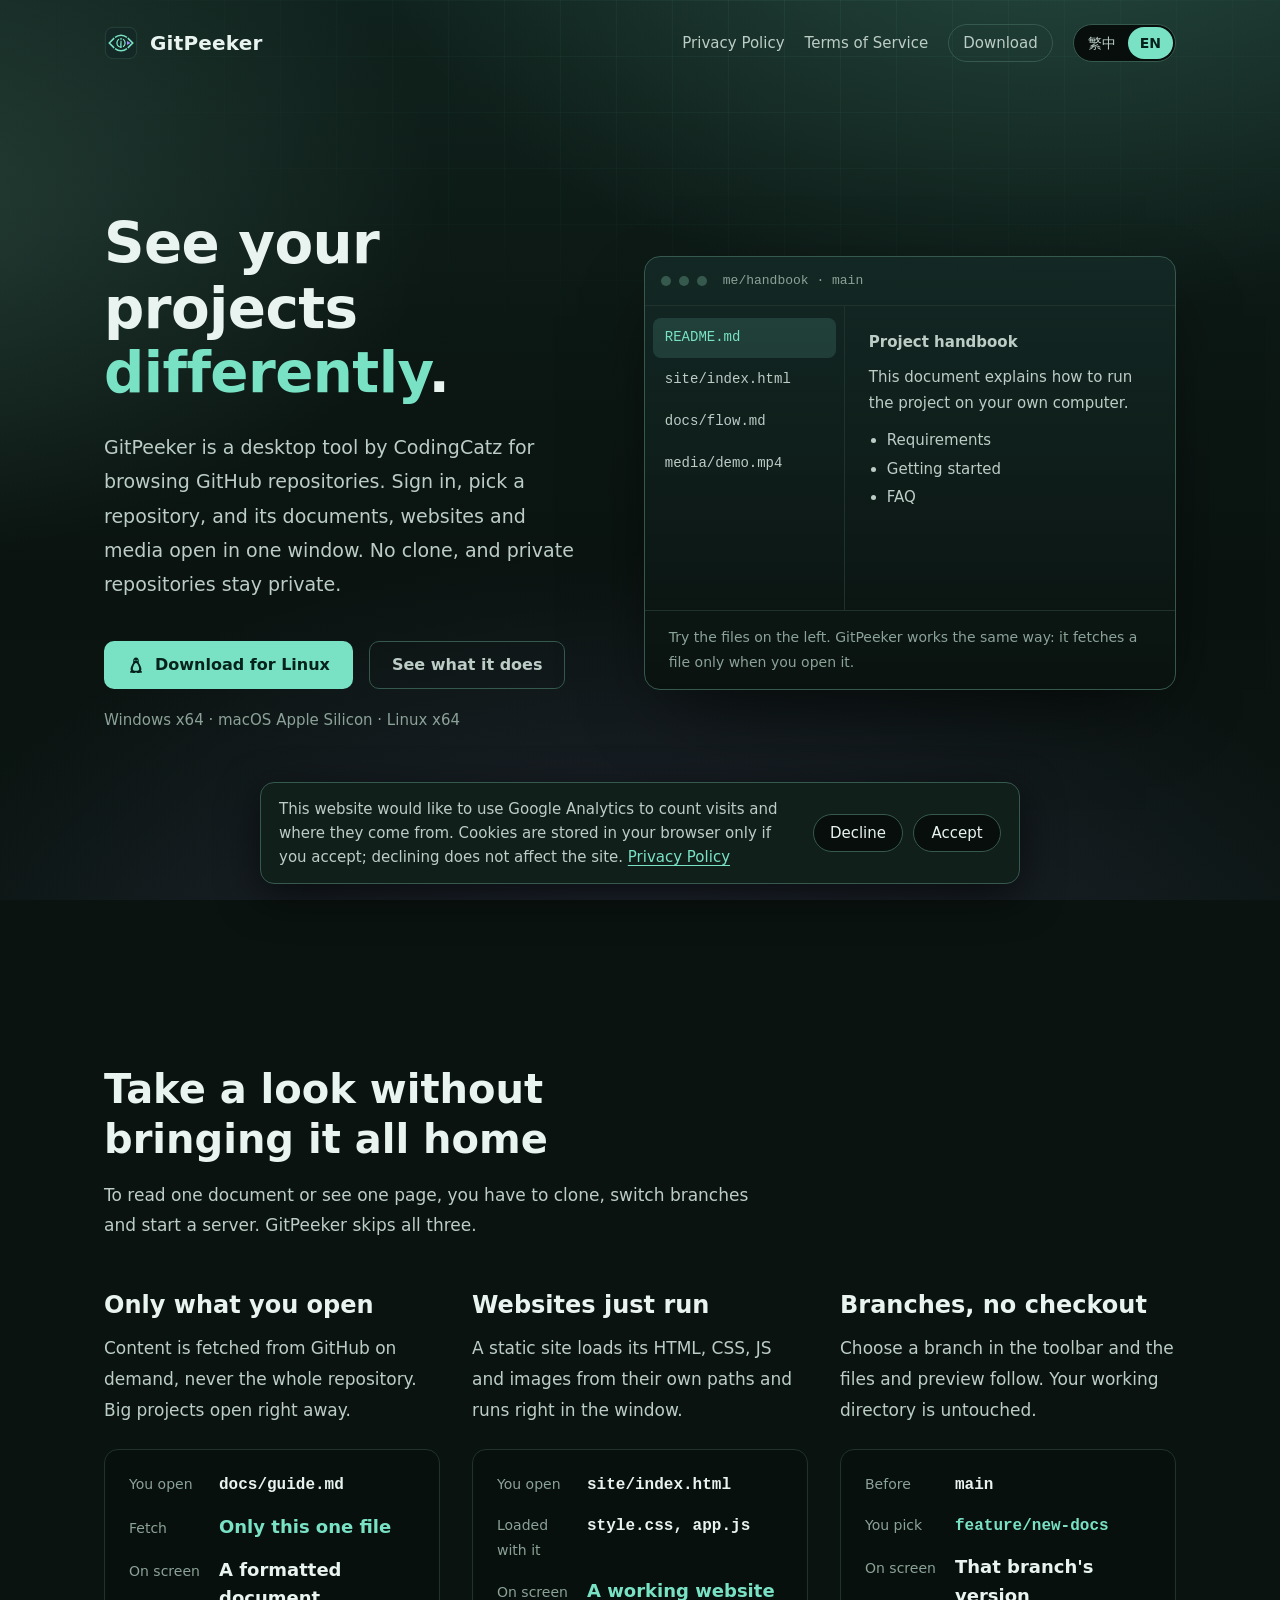
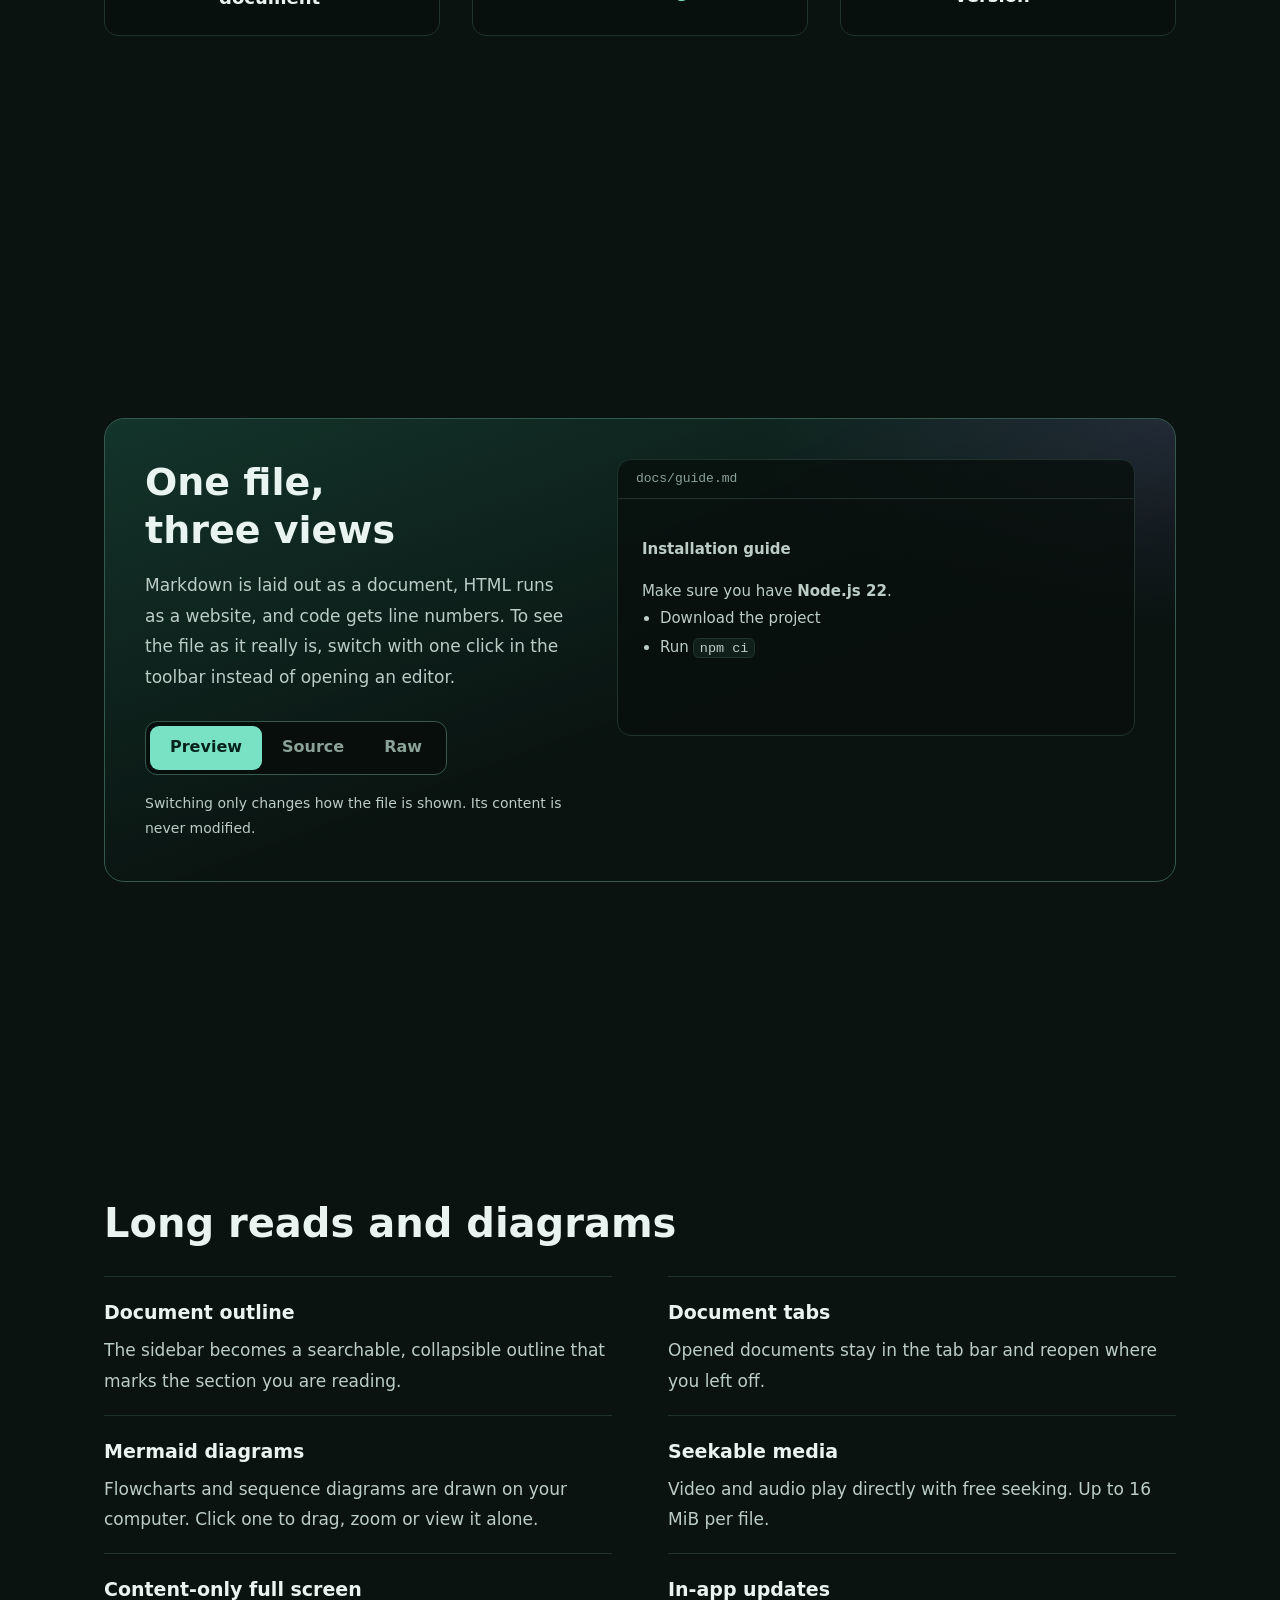
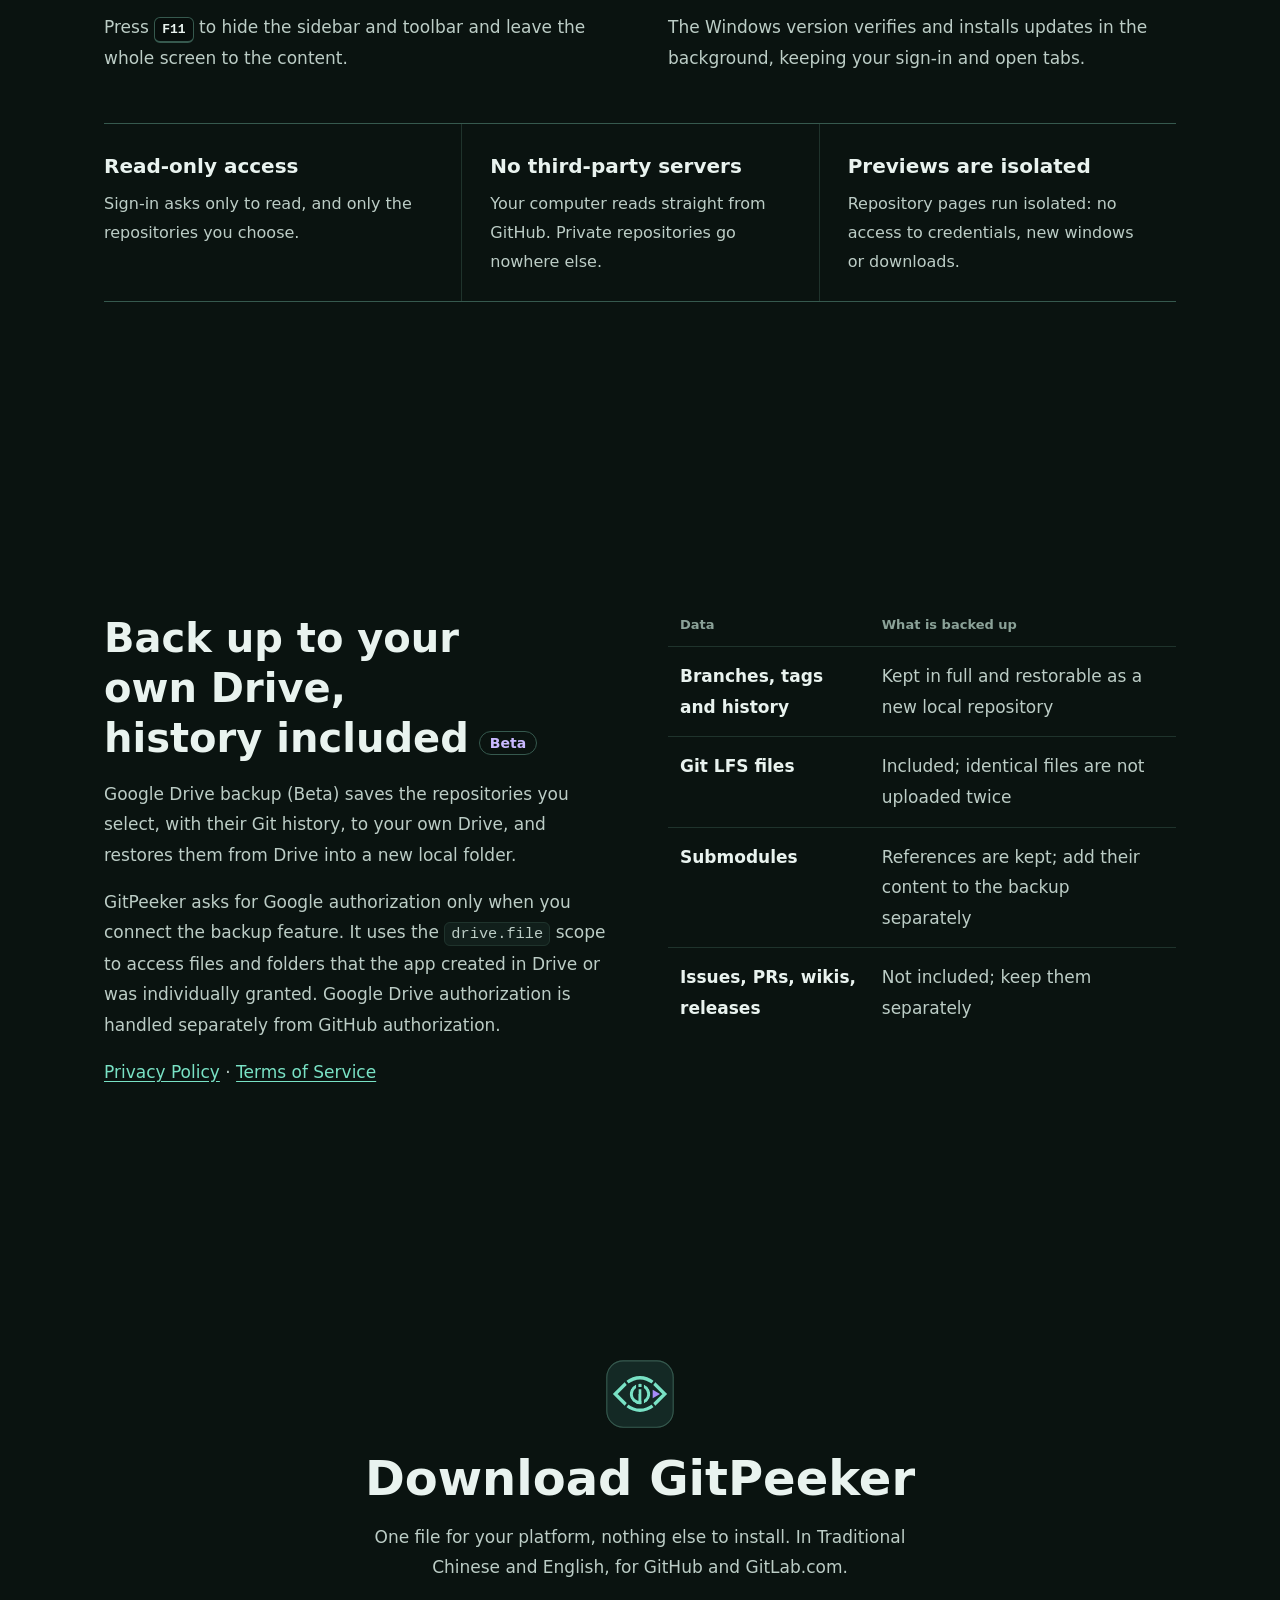
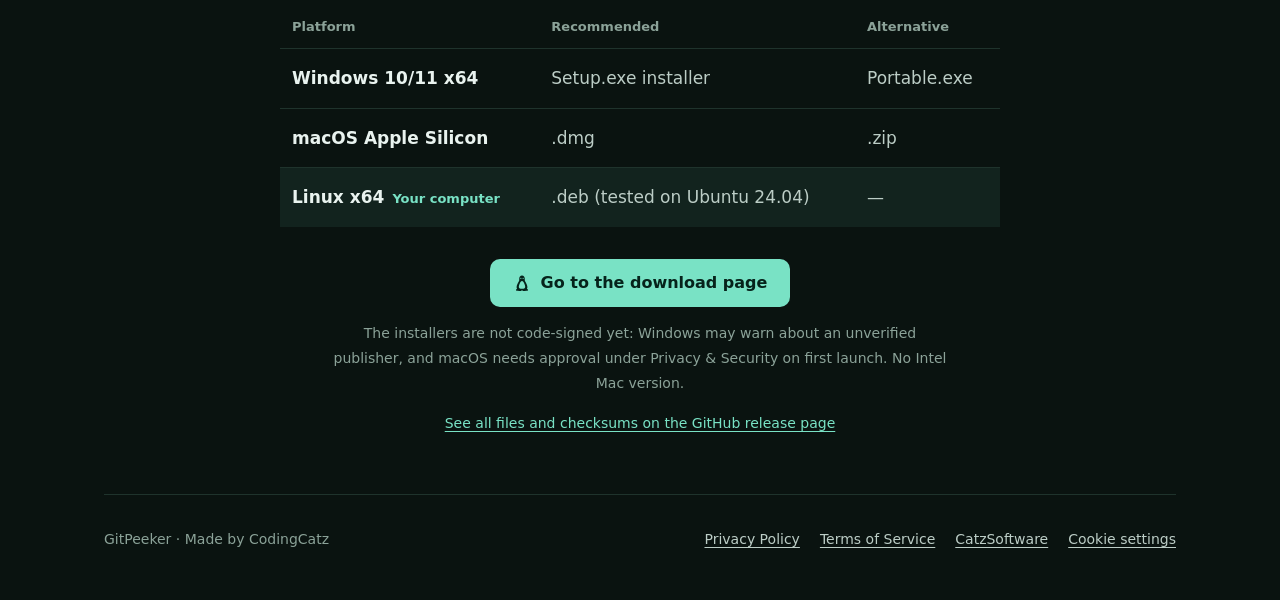
<file: docs/index.html>
<!doctype html>
<html lang="zh-Hant-TW" class="paged">
<head>
<meta charset="utf-8">
<meta name="viewport" content="width=device-width, initial-scale=1">
<title>GitPeeker · CatzSoftware</title>
<meta name="description" content="GitPeeker：不用 clone，就能在同一個桌面視窗預覽 GitHub 儲存庫裡的文件、網站與影音。提供 Windows、macOS 與 Linux 版本，以及 Google Drive 備份說明。">
<meta name="theme-color" content="#0a1310">
<link rel="icon" href="./icon.svg" type="image/svg+xml">
<link rel="stylesheet" href="./style.css">
</head>
<body>
<div class="wrap">
  <main>
    <div class="block block-hero">
      <header class="top">
        <a class="brand" href="./" aria-label="GitPeeker 首頁"><img src="./icon.svg" alt="" width="34" height="34">GitPeeker</a>
        <nav aria-label="頁首連結">
          <a href="./privacy/">隱私權政策</a>
          <a href="./terms/">服務條款</a>
          <a class="top-link" href="#get">下載</a>
          <span class="lang" role="group" aria-label="語言">
            <button type="button" lang="zh-Hant" data-lang="zh-Hant" aria-pressed="true">繁中</button>
            <button type="button" lang="en" data-lang="en" aria-pressed="false">EN</button>
          </span>
        </nav>
      </header>

      <div class="hero">
        <div>
          <h1 data-i18n-html>換個方式，<br><em>看見專案</em>。</h1>
          <p>GitPeeker 是 CodingCatz 製作的桌面工具，可瀏覽 GitHub 儲存庫及預覽文件。登入、選一個儲存庫，文件、網站與影音就在同一個視窗裡打開；不用 clone，私人儲存庫也不必公開。</p>
          <div class="cta">
            <a class="btn btn-primary" id="hero-download" href="https://github.com/CatzSoftware/GitPeeker-Releases/releases/latest">
              <svg viewBox="0 0 24 24" aria-hidden="true"><path fill="currentColor" fill-rule="evenodd" d="M3 4h18v13H3zm2 2v9h14V6zM8 19h8v2H8z"/></svg>
              <span>下載 GitPeeker</span>
            </a>
            <a class="btn btn-ghost" href="#core">看看能做什麼</a>
          </div>
          <p class="platforms">Windows x64 · macOS Apple Silicon · Linux x64</p>
        </div>

        <div class="stage" id="stage" aria-label="GitPeeker 視窗示範">
          <div class="stage-bar"><b></b><b></b><b></b><span>me/handbook · main</span></div>
          <div class="stage-body">
            <div class="tree" role="group" aria-label="儲存庫裡的檔案">
              <button type="button" data-show="readme" aria-pressed="true">README.md</button>
              <button type="button" data-show="site" aria-pressed="false">site/index.html</button>
              <button type="button" data-show="flow" aria-pressed="false">docs/flow.md</button>
              <button type="button" data-show="clip" aria-pressed="false">media/demo.mp4</button>
            </div>
            <div class="pane" aria-live="polite">
              <div class="pv" data-panel="readme">
                <p class="pv-title">專案手冊</p>
                <p>這份文件說明怎麼把專案在自己的電腦上跑起來。</p>
                <ul><li>安裝需求</li><li>啟動步驟</li><li>常見問題</li></ul>
              </div>
              <div class="pv" data-panel="site" hidden>
                <div class="pv-nav"><b>Handbook</b><span>文件</span><span>下載</span></div>
                <p class="pv-title">五分鐘上手</p>
                <p>樣式、圖片和腳本都照原本的路徑載入，整個資料夾當成網站執行。</p>
                <span class="pv-chip">開始</span>
              </div>
              <div class="pv" data-panel="flow" hidden>
                <svg class="pv-flow" viewBox="0 0 360 150" role="img" aria-label="流程圖：選檔、讀取、預覽">
                  <rect x="4" y="50" width="92" height="50" rx="10"/>
                  <rect x="134" y="50" width="92" height="50" rx="10"/>
                  <rect class="on" x="264" y="50" width="92" height="50" rx="10"/>
                  <path d="M96 75h30M226 75h30"/>
                  <polygon points="126,70 134,75 126,80"/>
                  <polygon points="256,70 264,75 256,80"/>
                  <text x="50" y="80">選檔</text>
                  <text x="180" y="80">讀取</text>
                  <text x="310" y="80">預覽</text>
                </svg>
                <p>文件裡的 Mermaid 區塊直接畫成圖表。</p>
              </div>
              <div class="pv" data-panel="clip" hidden>
                <div class="pv-screen"><svg viewBox="0 0 24 24" aria-hidden="true"><path d="M8 5.5v13l11-6.5z"/></svg></div>
                <div class="pv-seek"><i></i></div>
                <p>00:42 / 02:10　拖進度條就能跳播。</p>
              </div>
            </div>
          </div>
          <div class="stage-foot">點左邊的檔案試試。GitPeeker 也是這樣：點到哪個檔，才讀哪個檔。</div>
        </div>
      </div>
    </div>

    <section class="block" id="core" aria-labelledby="core-title">
      <div class="sec-head">
        <h2 id="core-title">想看一眼，不必整包搬回家</h2>
        <p>只是要看一份文件或一個頁面，卻得先 clone、切分支、開伺服器。GitPeeker 把這三步都省了。</p>
      </div>
      <div class="rows">
        <div class="row">
          <div class="row-text">
            <h3>點到哪個檔，才讀哪個檔</h3>
            <p>內容直接向 GitHub 按需讀取，不會先把整個儲存庫下載下來。再大的專案，打開就能看。</p>
          </div>
          <dl class="demo">
            <div class="step"><dt>你點的</dt><dd>docs/guide.md</dd></div>
            <div class="step"><dt>讀取</dt><dd class="say"><span class="hit">只有這一個檔</span></dd></div>
            <div class="step"><dt>畫面上</dt><dd class="say">排好版的文件</dd></div>
          </dl>
        </div>
        <div class="row">
          <div class="row-text">
            <h3>網站直接跑起來</h3>
            <p>靜態網站的 HTML、CSS、JS 與圖片照原本的路徑載入，在視窗裡就是一個能操作的網站，不需要另外架站或開 GitHub Pages。</p>
          </div>
          <dl class="demo">
            <div class="step"><dt>你點的</dt><dd>site/index.html</dd></div>
            <div class="step"><dt>跟著載入</dt><dd>style.css、app.js</dd></div>
            <div class="step"><dt>畫面上</dt><dd class="say"><span class="hit">可以操作的網站</span></dd></div>
          </dl>
        </div>
        <div class="row">
          <div class="row-text">
            <h3>分支用選的，不用 checkout</h3>
            <p>工具列選一個分支，檔案清單和預覽就換成那個分支的內容。你電腦上的工作目錄完全不受影響。</p>
          </div>
          <dl class="demo">
            <div class="step"><dt>原本</dt><dd>main</dd></div>
            <div class="step"><dt>選單選</dt><dd><span class="hit">feature/new-docs</span></dd></div>
            <div class="step"><dt>畫面上</dt><dd class="say">那個分支的版本</dd></div>
          </dl>
        </div>
      </div>
    </section>

    <section class="block" aria-labelledby="modes-title">
      <div class="domain">
        <div>
          <h2 id="modes-title">同一個檔，三種看法</h2>
          <p>Markdown 排版成文件，HTML 當成網站，程式碼帶行號。想看它原本長什麼樣，工具列按一下就切過去，不用離開視窗去找編輯器。</p>
          <div class="switch" id="modes" role="group" aria-label="選擇呈現方式">
            <button type="button" data-show="preview" aria-pressed="true">預覽</button>
            <button type="button" data-show="source" aria-pressed="false">原始碼</button>
            <button type="button" data-show="raw" aria-pressed="false">原始檔</button>
          </div>
          <p class="hint">切換只改變呈現方式，檔案內容不會被改寫。</p>
        </div>
        <div class="view">
          <div class="view-bar">docs/guide.md</div>
          <div class="view-body" aria-live="polite">
            <div class="pv" data-panel="preview">
              <p class="pv-title">安裝指南</p>
              <p data-i18n-html>先確認電腦有 <strong>Node.js 22</strong>。</p>
              <ul><li>下載專案</li><li data-i18n-html>執行 <code>npm ci</code></li></ul>
            </div>
            <ol data-panel="source" hidden><li># 安裝指南</li><li> </li><li>先確認電腦有 **Node.js 22**。</li><li> </li><li>- 下載專案</li><li>- 執行 `npm ci`</li></ol>
            <pre data-panel="raw" hidden># 安裝指南

先確認電腦有 **Node.js 22**。

- 下載專案
- 執行 `npm ci`</pre>
          </div>
        </div>
      </div>
    </section>

    <section class="block block-more" aria-labelledby="more-title">
      <div class="sec-head">
        <h2 id="more-title">讀長文件、看圖表，也都顧到了</h2>
      </div>
      <dl class="plain">
        <div><dt>文件大綱</dt><dd>打開 Markdown，側欄就換成可搜尋、可收合的標題大綱；捲動時會標出目前讀到哪一節。</dd></div>
        <div><dt>多份文件分頁</dt><dd>開過的文件留在上方分頁列，切回去時回到上次讀到的位置。</dd></div>
        <div><dt>Mermaid 圖表</dt><dd>流程圖、時序圖在你的電腦上畫出來，不連外部繪圖服務；點一下圖框就能拖曳、縮放、單張放大。</dd></div>
        <div><dt>影音可以跳播</dt><dd>儲存庫裡的影片和音訊直接播放，進度條隨意拖。單一檔案上限 16 MiB。</dd></div>
        <div><dt>只看內容的全螢幕</dt><dd data-i18n-html>按 <kbd>F11</kbd> 收起側欄與工具列，整個螢幕留給正在讀的內容。</dd></div>
        <div><dt>程式內更新</dt><dd>Windows 版可在程式裡檢查更新，驗證簽章後於背景換版，登入與開著的分頁都保留。</dd></div>      </dl>
      <div class="trust-wrap" role="region" aria-labelledby="trust-title">
        <h2 id="trust-title" class="sr-only">放心用</h2>
        <div class="trust">
          <div><strong>只要唯讀權限</strong><p>登入 GitHub 只要求讀取內容的權限，而且只看得到你自己選擇開放的儲存庫。</p></div>
          <div><strong>不經第三方伺服器</strong><p>內容由你的電腦直接向 GitHub 讀取，私人儲存庫不會被上傳到別的地方。</p></div>
          <div><strong>預覽頁被隔開</strong><p>儲存庫裡的網頁在隔離的框內執行，碰不到你的登入憑證，也不能自己開視窗或下載檔案。</p></div>
        </div>
      </div>
    </section>

    <section class="block" aria-labelledby="backup-title">
      <div class="backup">
        <div>
          <h2 id="backup-title">連同歷史，備份到自己的 Drive<span class="tag">Beta</span></h2>
          <p>Google Drive 備份功能（Beta）可將你選取的儲存庫及其 Git 歷史備份到自己的 Drive，並從 Drive 還原到本機新目錄。</p>
          <p data-i18n-html>只有連接備份功能時，GitPeeker 才會請求 Google 授權。它使用 <code>drive.file</code> 權限存取程式在 Drive 建立或取得個別授權的檔案與資料夾。Google Drive 的授權與 GitHub 的授權分開處理。</p>
          <p><a href="./privacy/">隱私權政策</a> · <a href="./terms/">服務條款</a></p>
        </div>
        <table class="grid-table">
          <thead><tr><th scope="col">資料</th><th scope="col">備份範圍</th></tr></thead>
          <tbody>
            <tr><td>分支、標籤與歷史</td><td>完整保存，可還原成新的本機儲存庫</td></tr>
            <tr><td>Git LFS 大檔</td><td>一併保存，相同的檔案不重複上傳</td></tr>
            <tr><td>子模組</td><td>保留引用；內容需個別加入備份</td></tr>
            <tr><td>Issues、PR、Wiki、Releases</td><td>不包含，須另行保存</td></tr>
          </tbody>
        </table>
      </div>
    </section>

    <section class="block block-end" id="get" aria-labelledby="get-title">
      <div class="get">
        <img class="big" src="./icon.svg" alt="" width="72" height="72">
        <h2 id="get-title">下載 GitPeeker</h2>
        <p>只下載自己平台的那一個檔就好，不需要另外安裝 Node.js、Rust 或 Git。介面有繁體中文與英文，GitHub 與 GitLab.com 的儲存庫都能看。</p>
        <table class="grid-table" id="platforms">
          <thead><tr><th scope="col">平台</th><th scope="col">建議格式</th><th scope="col">另一種格式</th></tr></thead>
          <tbody>
            <tr data-platform="windows"><td>Windows 10／11 x64</td><td><a data-asset="-Setup-x64.exe">Setup.exe 安裝版</a></td><td><a data-asset="-Portable-x64.exe">Portable.exe 免安裝版</a></td></tr>
            <tr data-platform="mac"><td>macOS Apple Silicon</td><td><a data-asset="-macOS-arm64.dmg">.dmg</a></td><td><a data-asset="-macOS-arm64.zip">.zip</a></td></tr>
            <tr data-platform="linux"><td>Linux x64</td><td><a data-asset="-Linux-x64.deb">.deb</a>（Ubuntu 24.04 實測）</td><td>—</td></tr>
          </tbody>
        </table>
        <div class="cta">
          <a class="btn btn-primary" id="get-download" href="https://github.com/CatzSoftware/GitPeeker-Releases/releases/latest">
            <svg viewBox="0 0 24 24" aria-hidden="true"><path fill="currentColor" fill-rule="evenodd" d="M3 4h18v13H3zm2 2v9h14V6zM8 19h8v2H8z"/></svg>
            <span>前往下載頁</span>
          </a>
        </div>
        <p class="note">安裝檔尚未簽章：Windows 可能顯示發行者未驗證，macOS 第一次開啟要到「隱私權與安全性」允許。不提供 Intel Mac 版。</p>
        <p class="note"><span id="release-version"></span><a href="https://github.com/CatzSoftware/GitPeeker-Releases/releases/latest">到 GitHub 發布頁看所有檔案與校驗碼</a></p>
      </div>
      <footer>
        <span>GitPeeker · CodingCatz 製作</span>
        <nav aria-label="頁尾連結">
          <a href="./privacy/">隱私權政策</a>
          <a href="./terms/">服務條款</a>
          <a href="https://github.com/CatzSoftware">CatzSoftware</a>
        </nav>
      </footer>
    </section>
  </main>
</div>

<script src="./i18n.js"></script>
<script src="./analytics.js"></script>
<script>
  // 一組按鈕切換一組面板：按鈕的 data-show 對到面板的 data-panel。回傳切換函式給自動輪播用
  function bindSwitch(buttons, panels) {
    function show(name) {
      buttons.forEach(function (b) { b.setAttribute('aria-pressed', String(b.dataset.show === name)); });
      panels.forEach(function (p) { p.hidden = p.dataset.panel !== name; });
    }
    buttons.forEach(function (b) {
      b.addEventListener('click', function () { show(b.dataset.show); });
    });
    return show;
  }

  // 同一個檔的三種看法
  (function () {
    var root = document.getElementById('modes').closest('.domain');
    bindSwitch(root.querySelectorAll('.switch button'), root.querySelectorAll('[data-panel]'));
  })();

  // 主視覺的視窗示範：允許動畫時自動輪流打開每個檔，訪客一碰就停下來交給他
  (function () {
    var stage = document.getElementById('stage');
    var buttons = Array.prototype.slice.call(stage.querySelectorAll('.tree button'));
    var show = bindSwitch(buttons, stage.querySelectorAll('[data-panel]'));
    if (window.matchMedia('(prefers-reduced-motion: reduce)').matches) return;
    var index = 0;
    var timer = setInterval(function () {
      if (document.hidden) return;
      index = (index + 1) % buttons.length;
      show(buttons[index].dataset.show);
    }, 2800);
    function stop() { clearInterval(timer); }
    stage.addEventListener('pointerdown', stop);
    stage.addEventListener('focusin', stop);
  })();

  // 依訪客的電腦標出對應的下載列，並把主按鈕的字換成那個平台
  (function () {
    // 回傳 'windows'、'mac'、'linux'；判斷不出來，或那台裝置沒有可用的版本時回傳 null
    // 沒有可用版本的裝置先排除：Android 與 ChromeOS 也自稱 Linux，iPad 也自稱 Macintosh（差別在它有多點觸控）
    function detectPlatform(userAgent, maxTouchPoints) {
      if (/Android|iPhone|iPad|iPod|Mobile|CrOS/i.test(userAgent)) return null;
      if (/Windows/i.test(userAgent)) return 'windows';
      if (/Macintosh|Mac OS X/i.test(userAgent)) return maxTouchPoints > 1 ? null : 'mac';
      if (/Linux|X11/i.test(userAgent)) return 'linux';
      return null;
    }

    var names = { windows: 'Windows', mac: 'macOS', linux: 'Linux' };
    var icons = {
      windows: 'M3 5.5 10 4.5v7H3zM11 4.3 21 3v8.5H11zM3 12.5h7v7L3 18.5zM11 12.5h10V21l-10-1.4z',
      mac: 'M16.4 12.6c0-2.4 2-3.6 2.1-3.7-1.2-1.7-3-1.9-3.6-2-1.5-.2-3 .9-3.8.9s-2-.9-3.3-.9c-1.7 0-3.3 1-4.2 2.5-1.8 3.1-.5 7.7 1.3 10.2.9 1.2 1.9 2.6 3.2 2.6 1.3-.1 1.8-.8 3.3-.8s2 .8 3.3.8c1.4 0 2.3-1.3 3.1-2.5 1-1.4 1.4-2.8 1.4-2.9 0 0-2.8-1.1-2.8-4.2M14 5.2c.7-.8 1.2-2 1-3.2-1 .1-2.3.7-3 1.5-.7.8-1.2 2-1.1 3.1 1.2.1 2.3-.6 3.1-1.4',
      linux: 'M12 2c-2.3 0-3.7 1.9-3.7 4.3 0 1.500.2 2.400-.6 3.800C6.500 12.300 4.800 14.900 4.800 17.800c0 .8.2 1.500.6 2-.7.300-1.400.800-1.400 1.500 0 .900 1.100 1 2.600 1.100 1 .100 2 .400 2.900.400.800 0 1.300-.300 1.600-.800h1.800c.300.500.800.800 1.600.800.900 0 1.900-.300 2.900-.400 1.500-.100 2.600-.200 2.600-1.100 0-.700-.700-1.200-1.400-1.500.400-.500.600-1.200.600-2 0-2.900-1.700-5.500-2.900-7.700-.800-1.400-.600-2.300-.600-3.800C15.700 3.900 14.300 2 12 2zm0 7.400c1.300 0 2.200 1.600 3 3.300.700 1.500 1.300 3.200 1.300 4.600 0 1.700-1.900 2.500-4.300 2.500s-4.300-.800-4.300-2.500c0-1.400.600-3.100 1.300-4.600.800-1.700 1.700-3.300 3-3.300zM10.500 5a.8.8 0 1 0 0 1.600.8.800 0 0 0 0-1.600zm3 0a.8.8 0 1 0 0 1.600.8.800 0 0 0 0-1.600z'
    };
    var platform = detectPlatform(navigator.userAgent, navigator.maxTouchPoints || 0);
    if (!names[platform]) platform = null;
    var heroButton = document.getElementById('hero-download');
    var getButton = document.getElementById('get-download');
    if (platform) {
      var row = document.querySelector('#platforms [data-platform="' + platform + '"]');
      row.classList.add('mine');
      var mark = document.createElement('span');
      mark.className = 'you';
      mark.textContent = t('你的電腦');
      row.cells[0].appendChild(mark);
      heroButton.querySelector('span').textContent = t('下載 {0} 版', [names[platform]]);
      // 下載鈕的圖示換成那個平台的標誌
      [heroButton, getButton].forEach(function (button) { button.querySelector('path').setAttribute('d', icons[platform]); });
    }

    // 問 GitHub 最新版有哪些檔，把連結換成直接下載。檔名帶版號，所以用檔名尾巴配對；
    // 問不到或配不到時什麼都不改，連結維持指向發布頁
    var recommended = { windows: '-Setup-x64.exe', mac: '-macOS-arm64.dmg', linux: '-Linux-x64.deb' };
    fetch('https://api.github.com/repos/CatzSoftware/GitPeeker-Releases/releases/latest')
      .then(function (response) {
        // 404 代表還沒有任何發布：下載按鈕沒有檔可給，改成說明即將推出
        if (response.status === 404) {
          heroButton.querySelector('span').textContent = t('即將推出');
          heroButton.href = '#get';
          getButton.parentNode.hidden = true;
          document.getElementById('release-version').textContent = t('正式版即將推出 · ');
          return null;
        }
        if (!response.ok) throw new Error('GitHub API ' + response.status);
        return response.json();
      })
      .then(function (release) {
        if (!release) return;
        function urlFor(suffix) {
          var match = release.assets.filter(function (asset) {
            return asset.name.slice(-suffix.length) === suffix;
          })[0];
          return match ? match.browser_download_url : null;
        }
        var linked = 0;
        document.querySelectorAll('#platforms a[data-asset]').forEach(function (link) {
          var url = urlFor(link.dataset.asset);
          if (!url) return;
          link.href = url;
          linked += 1;
        });
        if (!linked) return;

        var version = String(release.tag_name || '').replace(/^\D*/, '');
        if (version) document.getElementById('release-version').textContent = t('目前版本 {0} · ', [version]);

        var direct = platform ? urlFor(recommended[platform]) : null;
        if (direct) {
          heroButton.href = direct;
          getButton.href = direct;
          getButton.querySelector('span').textContent = t('下載 {0} 版', [names[platform]]);
        } else {
          // 判斷不出平台時，主按鈕帶到下方的表格讓訪客自己挑；表格已經能直接下載，收尾的按鈕就不需要了
          heroButton.href = '#get';
          getButton.parentNode.hidden = true;
        }
      })
      .catch(function () {});
  })();
</script>
</body>
</html>
</file>
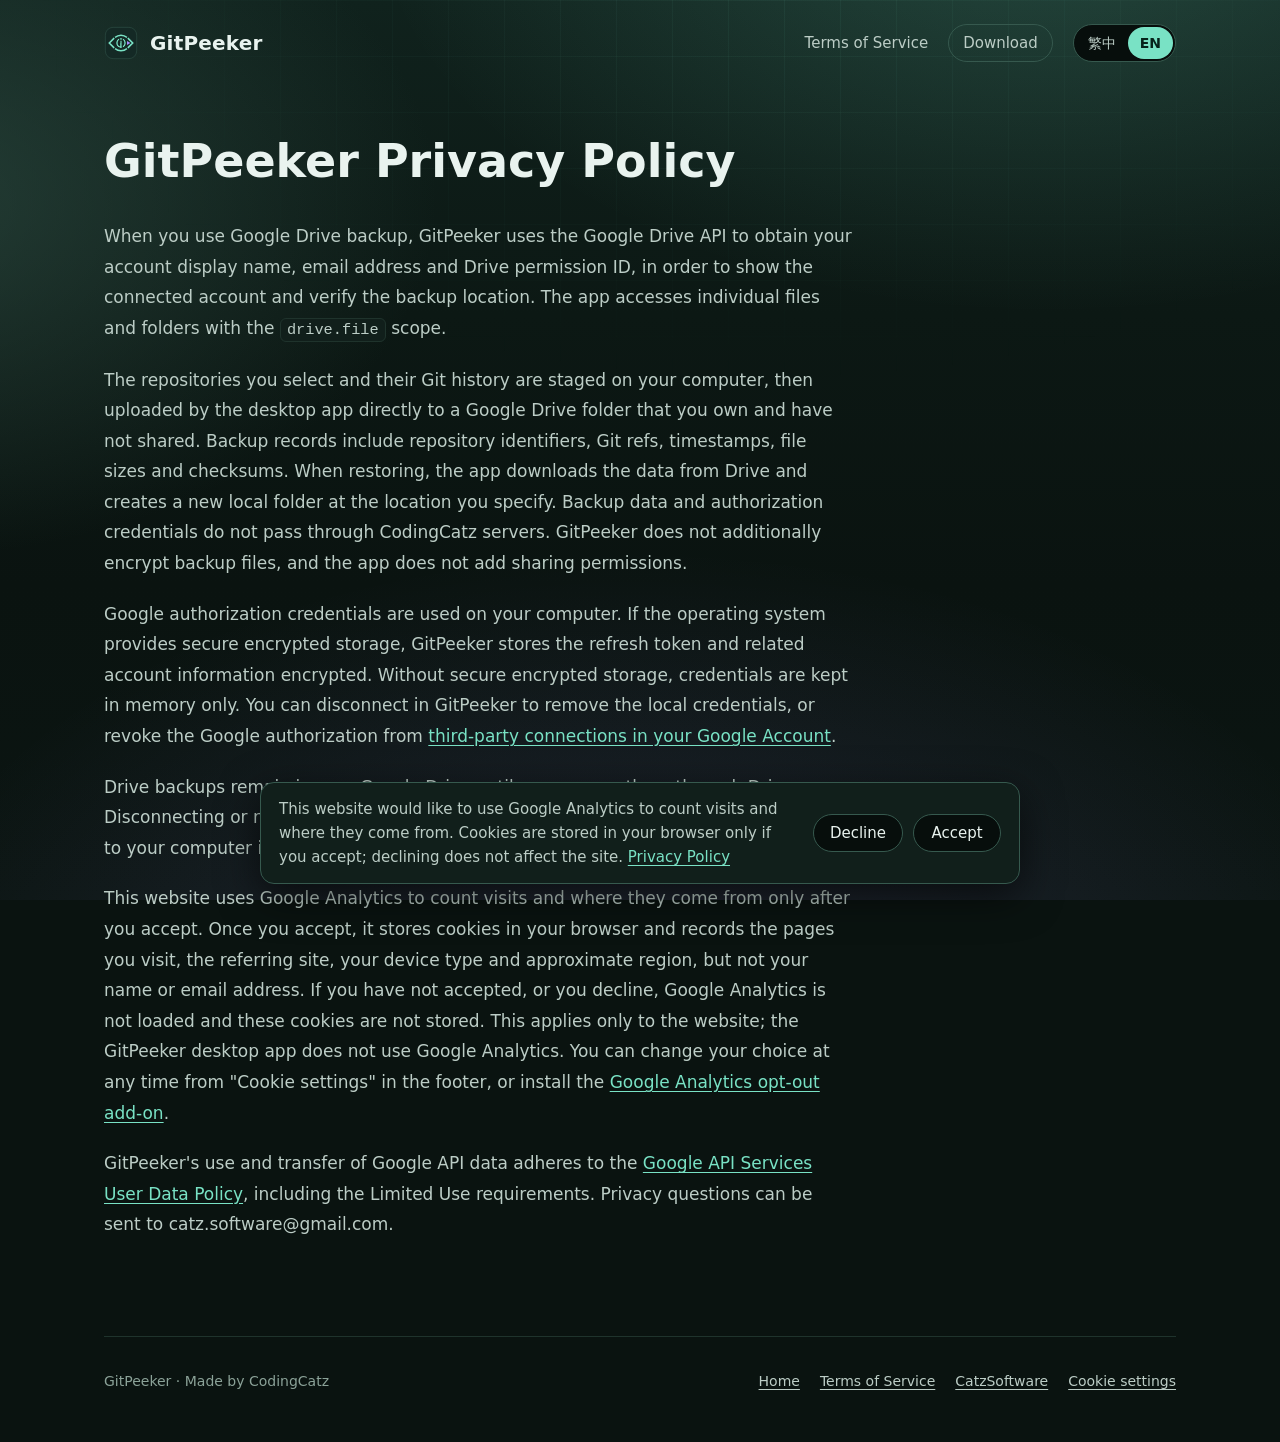
<file: docs/privacy/index.html>
<!doctype html>
<html lang="zh-Hant-TW">
<head>
<meta charset="utf-8">
<meta name="viewport" content="width=device-width, initial-scale=1">
<title>GitPeeker 隱私權政策 · CatzSoftware</title>
<meta name="description" content="GitPeeker 桌面版下載與 Google Drive 備份說明">
<meta name="theme-color" content="#0a1310">
<link rel="icon" href="../icon.svg" type="image/svg+xml">
<link rel="stylesheet" href="../style.css">
</head>
<body>
<div class="wrap">
  <header class="top">
    <a class="brand" href="../" aria-label="GitPeeker 首頁"><img src="../icon.svg" alt="" width="34" height="34">GitPeeker</a>
    <nav aria-label="頁首連結">
      <a href="../terms/">服務條款</a>
      <a class="top-link" href="../#get">下載</a>
      <span class="lang" role="group" aria-label="語言">
        <button type="button" lang="zh-Hant" data-lang="zh-Hant" aria-pressed="true">繁中</button>
        <button type="button" lang="en" data-lang="en" aria-pressed="false">EN</button>
      </span>
    </nav>
  </header>
  <main class="doc">
    <h1>GitPeeker 隱私權政策</h1>
    <p data-i18n-html>使用 Google Drive 備份時，GitPeeker 透過 Google Drive API 取得帳號顯示名稱、電子郵件和 Drive 權限識別碼，用於顯示已連接的帳號並核對備份位置。程式以 <code>drive.file</code> 權限存取個別檔案與資料夾。</p>
    <p>你選取的儲存庫及 Git 歷史會暫存在本機，接著由桌面程式直接上傳到你擁有且未共用的 Google Drive 資料夾。備份紀錄包含儲存庫識別資訊、Git refs、時間、檔案大小與校驗值。還原時，程式從 Drive 下載資料，在你指定的位置建立新的本機目錄。備份資料與授權憑證不經 CodingCatz 的伺服器。備份檔案未由 GitPeeker 另行加密，程式也不會新增共用權限。</p>
    <p data-i18n-html>Google 授權憑證在本機使用。若作業系統提供安全的加密儲存，GitPeeker 會加密保存更新憑證及相關帳號資訊。沒有安全的加密儲存時，憑證只保留在記憶體。你可在 GitPeeker 解除連線以移除本機授權憑證，或從 <a href="https://myaccount.google.com/connections">Google 帳戶的第三方連線</a>撤銷 Google 授權。</p>
    <p>Drive 備份會保留在你的 Google Drive，直到你透過 Drive 移除它們。解除連線或撤銷授權不會刪除先前的備份。還原到本機的資料由你管理。</p>
    <p data-i18n-html>本網站在你同意後才使用 Google Analytics 統計瀏覽人數與來源。同意後會在瀏覽器存放 Cookie，記錄造訪的頁面、來源網站、裝置類型與大略地區，不記錄姓名或電子郵件；沒有同意或選擇拒絕時不載入 Google Analytics，也不存放這些 Cookie。這只涉及網站，GitPeeker 桌面程式不使用 Google Analytics。你可以隨時從頁尾的「Cookie 設定」改變選擇，或安裝 <a href="https://tools.google.com/dlpage/gaoptout">Google Analytics 停用外掛</a>。</p>
    <p data-i18n-html>GitPeeker 對 Google API 資料的使用與移轉遵循 <a href="https://developers.google.com/terms/api-services-user-data-policy">Google API Services User Data Policy</a>，包括 Limited Use 要求。隱私問題可寄至 catz.software@gmail.com。</p>
  </main>
  <footer>
    <span>GitPeeker · CodingCatz 製作</span>
    <nav aria-label="頁尾連結">
      <a href="../">首頁</a>
      <a href="../terms/">服務條款</a>
      <a href="https://github.com/CatzSoftware">CatzSoftware</a>
    </nav>
  </footer>
</div>
<script src="../i18n.js"></script>
<script src="../analytics.js"></script>
</body>
</html>
</file>
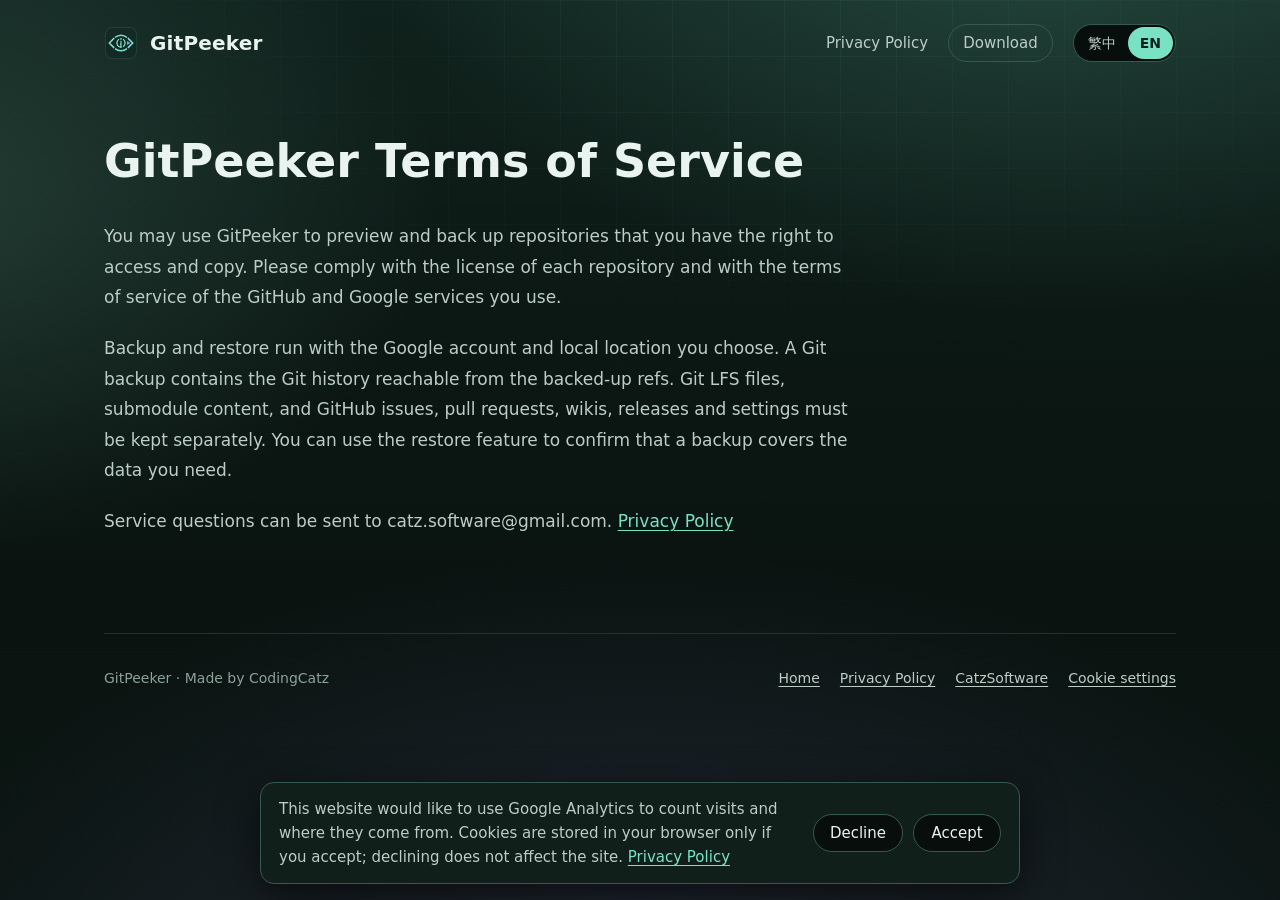
<file: docs/terms/index.html>
<!doctype html>
<html lang="zh-Hant-TW">
<head>
<meta charset="utf-8">
<meta name="viewport" content="width=device-width, initial-scale=1">
<title>GitPeeker 服務條款 · CatzSoftware</title>
<meta name="description" content="GitPeeker 桌面版下載與 Google Drive 備份說明">
<meta name="theme-color" content="#0a1310">
<link rel="icon" href="../icon.svg" type="image/svg+xml">
<link rel="stylesheet" href="../style.css">
</head>
<body>
<div class="wrap">
  <header class="top">
    <a class="brand" href="../" aria-label="GitPeeker 首頁"><img src="../icon.svg" alt="" width="34" height="34">GitPeeker</a>
    <nav aria-label="頁首連結">
      <a href="../privacy/">隱私權政策</a>
      <a class="top-link" href="../#get">下載</a>
      <span class="lang" role="group" aria-label="語言">
        <button type="button" lang="zh-Hant" data-lang="zh-Hant" aria-pressed="true">繁中</button>
        <button type="button" lang="en" data-lang="en" aria-pressed="false">EN</button>
      </span>
    </nav>
  </header>
  <main class="doc">
    <h1>GitPeeker 服務條款</h1>
    <p>你可以使用 GitPeeker 預覽及備份你有權存取和複製的儲存庫。請遵守該儲存庫的授權條款，以及你使用的 GitHub 和 Google 服務條款。</p>
    <p>備份與還原由你選擇的 Google 帳號和本機位置執行。Git 備份包含可由備份 refs 到達的 Git 歷史。Git LFS 大檔、子模組內容及 GitHub 的 Issues、PR、Wiki、Releases 和設定須另行保存。你可使用還原功能確認備份是否涵蓋所需資料。</p>
    <p data-i18n-html>服務問題可寄至 catz.software@gmail.com。<a href="../privacy/">隱私權政策</a></p>
  </main>
  <footer>
    <span>GitPeeker · CodingCatz 製作</span>
    <nav aria-label="頁尾連結">
      <a href="../">首頁</a>
      <a href="../privacy/">隱私權政策</a>
      <a href="https://github.com/CatzSoftware">CatzSoftware</a>
    </nav>
  </footer>
</div>
<script src="../i18n.js"></script>
<script src="../analytics.js"></script>
</body>
</html>
</file>
<file: docs/style.css>
/* GitPeeker 公開頁共用樣式：首頁、隱私權政策、服務條款三頁都讀這一份。 */
:root {
  --bg: #0a1310;
  --bg-raise: #111f1b;
  --bg-sunk: #070e0c;
  --line: #1f332c;
  --line-strong: #36594e;
  --ink: #e9f3ef;
  --ink-soft: #bccdc6;
  --muted: #8ba298;
  --mint: #79e2c5;
  --mint-dark: #06231b;
  --violet: #a78bfa;
  --violet-ink: #c9b8ff;
  --mono: ui-monospace, "Cascadia Code", "SF Mono", Consolas, "Liberation Mono", monospace;
  --sans: "PingFang TC", "Noto Sans TC", "Microsoft JhengHei", system-ui, sans-serif;
  --ease-out: cubic-bezier(0.22, 1, 0.36, 1);
}
* { box-sizing: border-box; }
html { color-scheme: dark; }
body {
  margin: 0;
  color: var(--ink);
  background-color: var(--bg);
  background-image:
    radial-gradient(1100px 680px at 82% -12%, rgba(121, 226, 197, 0.2), transparent 62%),
    radial-gradient(900px 600px at -8% 22%, rgba(54, 89, 78, 0.55), transparent 60%),
    radial-gradient(1200px 760px at 50% 116%, rgba(167, 139, 250, 0.16), transparent 65%),
    linear-gradient(180deg, #10221d 0%, #0c1814 35%, var(--bg) 65%, #0b1512 100%);
  background-attachment: fixed;
  font: 17px/1.8 var(--sans);
  -webkit-font-smoothing: antialiased;
}
/* 細網格：只在頁首附近看得到，往下淡出 */
body::before {
  content: "";
  position: fixed;
  inset: 0;
  pointer-events: none;
  background-image:
    linear-gradient(rgba(121, 226, 197, 0.06) 1px, transparent 1px),
    linear-gradient(90deg, rgba(121, 226, 197, 0.06) 1px, transparent 1px);
  background-size: 56px 56px;
  mask-image: radial-gradient(1000px 520px at 60% 0%, #000 0%, transparent 75%);
  -webkit-mask-image: radial-gradient(1000px 520px at 60% 0%, #000 0%, transparent 75%);
}
a { color: var(--mint); text-underline-offset: 0.2em; }
:focus-visible { outline: 2px solid var(--mint); outline-offset: 3px; border-radius: 6px; }
[hidden] { display: none !important; }
.wrap { position: relative; max-width: 1120px; margin: 0 auto; padding: 0 24px; }
.sr-only { position: absolute; width: 1px; height: 1px; overflow: hidden; clip: rect(0 0 0 0); white-space: nowrap; }
code, kbd { font-family: var(--mono); }
code { font-size: 0.9em; padding: 0.12em 0.4em; border-radius: 6px; background: var(--bg-raise); border: 1px solid var(--line); }
kbd {
  font-weight: 600; font-size: 13px; line-height: 1; padding: 4px 7px; border-radius: 6px;
  border: 1px solid var(--line-strong); border-bottom-width: 2px; background: var(--bg-sunk); color: var(--ink);
}

/* ── 頁首 ── */
.top { display: flex; align-items: center; justify-content: space-between; gap: 16px; padding: 24px 0; }
.brand { display: flex; align-items: center; gap: 12px; text-decoration: none; color: var(--ink); font-weight: 700; font-size: 20px; letter-spacing: 0.01em; }
.brand img { width: 34px; height: 34px; }
.top nav { display: flex; align-items: center; gap: 20px; }
.top nav a { color: var(--ink-soft); text-decoration: none; font-size: 15px; }
.top nav a:hover { color: var(--ink); }
/* 下載鈕與語系切換同高：兩者都用這個高度，不各自靠內距撐 */
.top nav a.top-link, .lang { height: 38px; box-sizing: border-box; display: inline-flex; align-items: center; }
.top nav a.top-link { padding: 0 14px; border: 1px solid var(--line-strong); border-radius: 999px; }
.top nav a.top-link:hover { border-color: var(--mint); }
.lang { padding: 2px; border: 1px solid var(--line-strong); border-radius: 999px; background: var(--bg-sunk); }
.lang button { height: 100%; padding: 0 12px; border: 0; border-radius: 999px; background: none; color: var(--ink-soft); font: inherit; font-size: 14px; line-height: 1.2; white-space: nowrap; cursor: pointer; }
.lang button[aria-pressed="true"] { background: var(--mint); color: var(--mint-dark); font-weight: 600; }
.lang button:not([aria-pressed="true"]):hover { color: var(--ink); }
.lang button:focus-visible { outline: 2px solid var(--mint); outline-offset: 2px; }

/* ── 主視覺 ── */
.hero { display: grid; grid-template-columns: 1fr 1.1fr; gap: 56px; align-items: center; padding: 64px 0 96px; }
.hero h1 { margin: 0; font-size: clamp(36px, 5.2vw, 64px); line-height: 1.15; letter-spacing: -0.01em; font-weight: 800; text-wrap: balance; }
.hero h1 em { font-style: normal; color: var(--mint); }
/* 英文標題字母多，縮一級才能維持兩行 */
html[lang="en"] .hero h1 { font-size: clamp(32px, 4.4vw, 60px); }
.hero p { margin: 24px 0 0; font-size: 19px; color: var(--ink-soft); max-width: 32em; text-wrap: pretty; }
.cta { display: flex; flex-wrap: wrap; align-items: center; gap: 12px 16px; margin-top: 40px; }
.btn {
  display: inline-flex; align-items: center; gap: 10px;
  min-height: 48px; padding: 0 22px;
  border-radius: 10px; font: inherit; font-size: 16px; font-weight: 700;
  border: 1px solid transparent; text-decoration: none; cursor: pointer;
  transition: background-color 200ms var(--ease-out), border-color 200ms var(--ease-out), color 200ms var(--ease-out);
}
.btn svg { width: 18px; height: 18px; }
.btn-primary { background: var(--mint); color: var(--mint-dark); }
.btn-primary:hover { background: #9aecd5; }
.btn-ghost { background: transparent; color: var(--ink-soft); border-color: var(--line-strong); }
.btn-ghost:hover { color: var(--ink); border-color: var(--mint); }
.hero .platforms { margin-top: 18px; font-size: 15px; color: var(--muted); }

/* 主視覺的視窗示範：左邊檔案、右邊預覽 */
.stage {
  border: 1px solid var(--line-strong);
  border-radius: 16px;
  background: linear-gradient(180deg, rgba(20, 41, 37, 0.94), rgba(10, 19, 16, 0.97));
  box-shadow: 0 30px 80px -30px rgba(0, 0, 0, 0.8);
  overflow: hidden;
}
.stage-bar { display: flex; align-items: center; gap: 8px; padding: 12px 16px; border-bottom: 1px solid var(--line); color: var(--muted); font-size: 13px; }
.stage-bar b { width: 10px; height: 10px; border-radius: 50%; background: var(--line-strong); }
.stage-bar span { margin-left: 8px; font-family: var(--mono); }
.stage-body { display: grid; grid-template-columns: 200px minmax(0, 1fr); min-height: 304px; }
.tree { display: grid; align-content: start; gap: 2px; padding: 12px 8px; border-right: 1px solid var(--line); }
.tree button {
  min-height: 40px; padding: 0 12px; border: 0; border-radius: 8px;
  font: 500 14px/1.3 var(--mono); text-align: left; color: var(--ink-soft); background: transparent; cursor: pointer;
  overflow-wrap: anywhere;
  transition: background-color 200ms var(--ease-out), color 200ms var(--ease-out);
}
.tree button:hover { color: var(--ink); background: rgba(121, 226, 197, 0.07); }
.tree button[aria-pressed="true"] { color: var(--mint); background: rgba(121, 226, 197, 0.14); }
.pane { padding: 24px; min-width: 0; }
.stage-foot { padding: 14px 24px; border-top: 1px solid var(--line); color: var(--muted); font-size: 14px; }

/* 示範裡的假內容：文件、網站、圖表、影片 */
.pv-title { margin: 0 0 10px; font-size: 22px; font-weight: 800; line-height: 1.3; }
.pv p { margin: 0 0 10px; font-size: 15px; line-height: 1.7; color: var(--ink-soft); }
.pv ul { margin: 0; padding-left: 1.2em; font-size: 15px; line-height: 1.9; color: var(--ink-soft); }
.pv-nav { display: flex; align-items: center; gap: 16px; padding-bottom: 12px; margin-bottom: 20px; border-bottom: 1px solid var(--line); font-size: 13px; color: var(--muted); }
.pv-nav b { margin-right: auto; font-size: 15px; color: var(--ink); }
.pv-chip { display: inline-block; margin-top: 6px; padding: 6px 14px; border-radius: 8px; font-size: 14px; font-weight: 700; background: var(--violet); color: #170d33; }
.pv-flow { display: block; width: 100%; max-width: 360px; height: auto; margin: 4px auto 12px; }
.pv-flow rect { fill: var(--bg-raise); stroke: var(--line-strong); }
.pv-flow rect.on { stroke: var(--mint); }
.pv-flow text { fill: var(--ink); font: 600 14px var(--sans); text-anchor: middle; }
.pv-flow path { fill: none; stroke: var(--muted); stroke-width: 1.5; }
.pv-flow polygon { fill: var(--muted); }
.pv-screen { display: grid; place-items: center; aspect-ratio: 16 / 9; max-height: 170px; width: 100%; border-radius: 10px; border: 1px solid var(--line); background: var(--bg-sunk); }
.pv-screen svg { width: 44px; height: 44px; fill: var(--mint); }
.pv-seek { height: 4px; margin: 14px 0 10px; border-radius: 2px; background: var(--line-strong); }
.pv-seek i { display: block; width: 34%; height: 100%; border-radius: 2px; background: var(--mint); }

/* ── 段落 ── */
.block { padding: 96px 0; }
.block-hero { padding: 0; }
.sec-head { max-width: 40em; margin-bottom: 48px; }
.sec-head h2 { margin: 0; font-size: clamp(28px, 3.4vw, 40px); line-height: 1.25; font-weight: 800; text-wrap: balance; }
.sec-head p { margin: 16px 0 0; color: var(--ink-soft); }
.tag { margin-left: 10px; padding: 3px 10px; border-radius: 999px; border: 1px solid var(--line-strong); font-size: 14px; font-weight: 600; color: var(--violet-ink); vertical-align: 0.3em; white-space: nowrap; }

/* ── 三個核心體驗：三欄並排，示範框對齊在下方 ── */
.rows { display: grid; grid-template-columns: repeat(3, minmax(0, 1fr)); grid-template-rows: auto auto; column-gap: 32px; row-gap: 24px; }
.row { display: grid; grid-row: span 2; grid-template-rows: subgrid; row-gap: 24px; }
.row h3 { margin: 0; font-size: 24px; line-height: 1.35; text-wrap: balance; }
.row p { margin: 12px 0 0; color: var(--ink-soft); }
.demo {
  margin: 0;
  border: 1px solid var(--line);
  border-radius: 14px;
  background: rgba(8, 16, 13, 0.75);
  padding: 22px 24px;
  display: grid; gap: 14px; align-content: start;
}
.step { display: grid; grid-template-columns: 78px 1fr; gap: 12px; align-items: baseline; }
.step dt { color: var(--muted); font-size: 14px; }
.step dd { margin: 0; font: 600 16px/1.6 var(--mono); color: var(--ink); overflow-wrap: anywhere; }
.step dd.say { font-family: var(--sans); font-size: 18px; }
.step dd .hit { color: var(--mint); }

/* ── 同一個檔的三種看法：可以真的切 ── */
.domain {
  display: grid; grid-template-columns: 0.9fr 1.1fr; gap: 48px; align-items: start;
  padding: 40px; border-radius: 20px;
  border: 1px solid var(--line-strong);
  background:
    radial-gradient(600px 300px at 100% 0%, rgba(167, 139, 250, 0.14), transparent 70%),
    linear-gradient(160deg, rgba(29, 86, 71, 0.5), rgba(10, 19, 16, 0.92) 60%);
}
.domain h2 { margin: 0; font-size: clamp(28px, 3.2vw, 38px); line-height: 1.25; font-weight: 800; text-wrap: balance; }
.domain p { margin: 16px 0 0; color: var(--ink-soft); }
.switch { display: inline-flex; padding: 4px; margin-top: 28px; border-radius: 12px; border: 1px solid var(--line-strong); background: var(--bg-sunk); }
.switch button {
  min-height: 44px; padding: 0 20px; border: 0; border-radius: 9px;
  font: inherit; font-size: 16px; font-weight: 700; color: var(--muted); background: transparent; cursor: pointer;
  transition: background-color 200ms var(--ease-out), color 200ms var(--ease-out);
}
.switch button[aria-pressed="true"] { background: var(--mint); color: var(--mint-dark); }
.switch button:not([aria-pressed="true"]):hover { color: var(--ink); }
.hint { margin-top: 14px; color: var(--muted); font-size: 14px; }
.view { border: 1px solid var(--line); border-radius: 14px; background: rgba(8, 16, 13, 0.8); overflow: hidden; }
.view-bar { padding: 10px 18px; border-bottom: 1px solid var(--line); font: 500 13px/1.4 var(--mono); color: var(--muted); }
.view-body { padding: 22px 24px; min-height: 236px; }
.view-body ol, .view-body pre { margin: 0; font: 500 15px/1.9 var(--mono); color: var(--ink-soft); white-space: pre-wrap; overflow-wrap: anywhere; }
.view-body ol { padding-left: 2.4em; }
.view-body ol li::marker { color: var(--muted); }

/* ── 其他功能：清單，不是卡片 ── */
.plain { display: grid; grid-template-columns: repeat(2, minmax(0, 1fr)); column-gap: 56px; margin: 0; }
.plain > div { padding: 24px 0; border-top: 1px solid var(--line); }
.plain dt { font-size: 19px; font-weight: 700; }
.plain dd { margin: 6px 0 0; color: var(--ink-soft); }

/* ── 放心用 ── */
.trust { display: grid; grid-template-columns: repeat(3, minmax(0, 1fr)); border-top: 1px solid var(--line-strong); border-bottom: 1px solid var(--line-strong); }
.trust > div { padding: 32px 28px 32px 0; }
.trust > div + div { padding-left: 28px; border-left: 1px solid var(--line); }
.trust strong { display: block; font-size: 20px; margin-bottom: 6px; }
.trust p { margin: 0; color: var(--ink-soft); font-size: 16px; }
.trust-wrap { margin-top: 48px; }

/* ── Google Drive 備份 ── */
.backup { display: grid; grid-template-columns: 1fr 1fr; gap: 56px; align-items: start; }
.backup h2 { margin: 0; font-size: clamp(28px, 3.4vw, 40px); line-height: 1.25; font-weight: 800; text-wrap: balance; }
.backup p { margin: 16px 0 0; color: var(--ink-soft); }
.grid-table { width: 100%; border-collapse: collapse; }
.grid-table th { text-align: left; color: var(--muted); font-size: 13px; font-weight: 600; padding: 0 12px 10px; }
.grid-table td { padding: 14px 12px; border-top: 1px solid var(--line); vertical-align: baseline; }
.grid-table td:first-child { font-weight: 700; }
.grid-table td + td { color: var(--ink-soft); }
.grid-table a:not([href]) { color: inherit; }
.grid-table tr.mine td { background: rgba(121, 226, 197, 0.08); }
.grid-table .you { margin-left: 8px; font-size: 13px; font-weight: 600; color: var(--mint); white-space: nowrap; }

/* ── 下載 ── */
.block-end { padding: 0; }
.get { text-align: center; padding: 112px 0 96px; }
.get img.big { width: 72px; height: 72px; }
.get h2 { margin: 20px 0 0; font-size: clamp(30px, 4vw, 48px); line-height: 1.2; font-weight: 800; }
.get p { margin: 14px auto 0; color: var(--ink-soft); max-width: 34em; }
.get .grid-table { max-width: 720px; margin: 32px auto 0; text-align: left; }
.get .cta { justify-content: center; margin-top: 32px; }
.get .note { font-size: 14px; color: var(--muted); max-width: 44em; }

footer { display: flex; flex-wrap: wrap; justify-content: space-between; gap: 8px 24px; padding: 32px 0 48px; border-top: 1px solid var(--line); color: var(--muted); font-size: 14px; }
footer nav { display: flex; flex-wrap: wrap; gap: 8px 20px; }
footer a { color: var(--ink-soft); }
footer .consent-settings { padding: 0; border: 0; background: none; color: var(--ink-soft); font: inherit; text-decoration: underline; text-underline-offset: 0.2em; cursor: pointer; }
footer .consent-settings:hover { color: var(--ink); }

/* 流量統計同意：貼在視窗底部，不擋住內容；同意與拒絕兩顆按鈕樣式相同 */
.consent {
  position: fixed; z-index: 50; left: 16px; right: 16px; bottom: 16px; margin: 0 auto; max-width: 760px; box-sizing: border-box;
  display: flex; flex-wrap: wrap; align-items: center; justify-content: space-between; gap: 12px 20px; padding: 14px 18px;
  border: 1px solid var(--line-strong); border-radius: 14px; background: var(--bg-raise); box-shadow: 0 12px 40px #0009;
}
.consent p { flex: 1 1 320px; margin: 0; font-size: 15px; line-height: 1.6; color: var(--ink-soft); }
.consent div { display: flex; gap: 10px; margin-left: auto; }
.consent button { min-width: 88px; height: 38px; padding: 0 16px; border: 1px solid var(--line-strong); border-radius: 999px; background: var(--bg-sunk); color: var(--ink); font: inherit; font-size: 15px; cursor: pointer; }
.consent button:hover { border-color: var(--mint); }

/* ── 隱私權政策、服務條款：單欄文件 ── */
.doc { max-width: 44em; padding: 48px 0 96px; }
.doc h1 { margin: 0; font-size: clamp(30px, 4.4vw, 46px); line-height: 1.2; font-weight: 800; text-wrap: balance; }
.doc p { margin: 20px 0 0; color: var(--ink-soft); }
.doc h1 + p { margin-top: 32px; }

/* ── 一屏一塊：夠寬也夠高的視窗每塊剛好一屏並吸附；手機與矮視窗照常捲動 ── */
@media (min-width: 901px) and (min-height: 640px) {
  html.paged { scroll-snap-type: y mandatory; }
  .block {
    min-height: 100vh; min-height: 100dvh;
    display: flex; flex-direction: column; justify-content: center;
    padding: 48px 0;
    scroll-snap-align: start; scroll-snap-stop: always;
  }
  .block-hero, .block-end { padding: 0; justify-content: flex-start; }
  .block-hero .hero { flex: 1; padding: 24px 0 64px; }
  .block-end .get { flex: 1; display: flex; flex-direction: column; align-items: center; justify-content: center; padding: 32px 0; }
  .block-more .sec-head { margin-bottom: 28px; }
  .block-more .plain > div { padding: 18px 0; }
  .block-more .trust-wrap { margin-top: 32px; }
  .block-more .trust > div { padding-top: 24px; padding-bottom: 24px; }
}
/* 筆電扣掉瀏覽器工具列常只剩 700 上下，內容最多的兩塊再收一次間距 */
@media (min-width: 901px) and (min-height: 640px) and (max-height: 799px) {
  .block-more { padding: 24px 0; }
  .block-more .sec-head { margin-bottom: 20px; }
  .block-more .plain > div { padding: 12px 0; }
  .block-more .trust-wrap { margin-top: 20px; }
  .block-more .trust > div { padding-top: 16px; padding-bottom: 16px; }
  .block-end .get { padding: 16px 0; }
  .get img.big { width: 56px; height: 56px; }
  .get h2 { margin-top: 12px; }
  .get .grid-table { margin-top: 20px; }
  .get .grid-table td { padding-top: 10px; padding-bottom: 10px; }
  .get .cta { margin-top: 20px; }
}
@media (min-width: 901px) and (min-height: 640px) and (prefers-reduced-motion: no-preference) {
  html.paged { scroll-behavior: smooth; }
}
/* 手機與矮視窗：一塊常比一屏高，只在接近開頭時對齊，捲到中間照常停住 */
@media (max-width: 900px), (max-height: 639px) {
  html.paged { scroll-snap-type: y proximity; }
  .block { scroll-snap-align: start; }
}

@media (max-width: 900px) {
  .hero, .domain, .backup { grid-template-columns: 1fr; }
  .hero { padding: 32px 0 72px; gap: 40px; }
  .rows { grid-template-columns: 1fr; grid-template-rows: none; row-gap: 56px; }
  .row { grid-row: auto; grid-template-rows: none; }
  .domain { padding: 28px 20px; gap: 32px; }
  .backup { gap: 32px; }
  .plain { grid-template-columns: 1fr; }
  .trust { grid-template-columns: 1fr; }
  .trust > div, .trust > div + div { padding: 24px 0; border-left: 0; }
  .trust > div + div { border-top: 1px solid var(--line); }
  .block { padding: 72px 0; }
  .block-hero, .block-end { padding: 0; }
  .get { padding: 72px 0; }
}
@media (max-width: 560px) {
  .wrap { padding: 0 16px; }
  .top nav a:not(.top-link) { display: none; }
  .top { gap: 12px; }
  .top nav { gap: 8px; }
  .top nav a.top-link { padding: 0 10px; font-size: 14px; }
  .lang button { padding: 0 8px; font-size: 13px; }
  .stage-body { grid-template-columns: 1fr; min-height: 0; }
  .tree { grid-template-columns: repeat(2, minmax(0, 1fr)); border-right: 0; border-bottom: 1px solid var(--line); }
  .tree button { min-height: 44px; }
  .pane { padding: 20px 16px; min-height: 250px; }
  .step { grid-template-columns: 1fr; gap: 2px; }
  .switch { display: flex; }
  .switch button { flex: 1; padding: 0 10px; }
  .view-body { padding: 18px 16px; }
  .grid-table th, .grid-table td { padding-left: 6px; padding-right: 6px; }
  .get .grid-table { font-size: 15px; }
}
@media (prefers-reduced-motion: reduce) {
  .btn, .tree button, .switch button { transition: none; }
}
</file>
